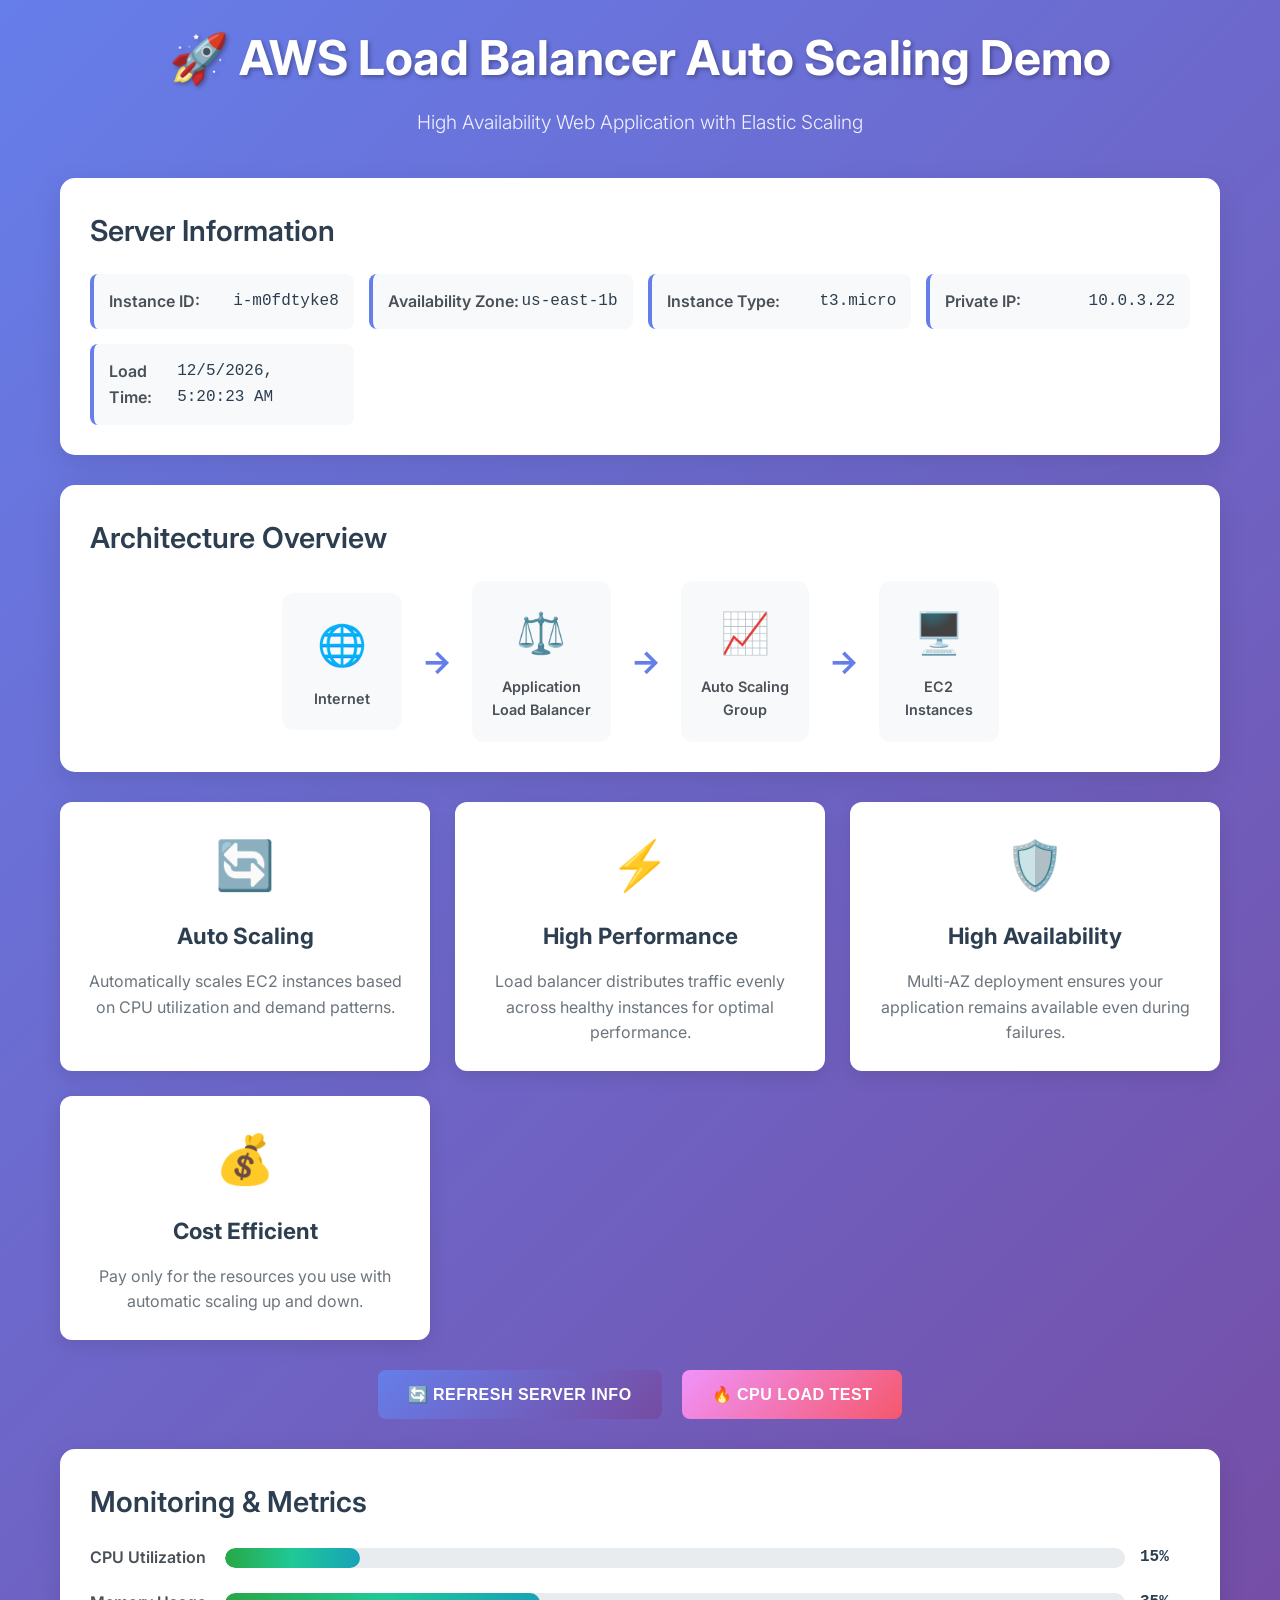
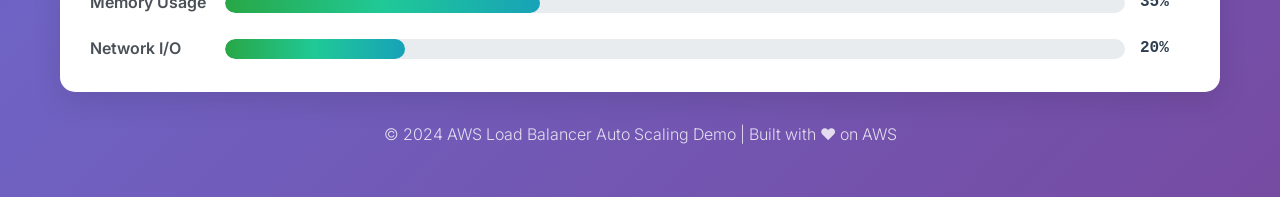
<file: app/index.html>
<!DOCTYPE html>
<html lang="en">
<head>
    <meta charset="UTF-8">
    <meta name="viewport" content="width=device-width, initial-scale=1.0">
    <title>AWS Load Balancer Auto Scaling Demo</title>
    <link rel="stylesheet" href="style.css">
    <link href="https://fonts.googleapis.com/css2?family=Inter:wght@300;400;500;600;700&display=swap" rel="stylesheet">
</head>
<body>
    <div class="container">
        <header>
            <h1>🚀 AWS Load Balancer Auto Scaling Demo</h1>
            <p class="subtitle">High Availability Web Application with Elastic Scaling</p>
        </header>

        <main>
            <div class="info-card">
                <h2>Server Information</h2>
                <div class="server-info">
                    <div class="info-item">
                        <span class="label">Instance ID:</span>
                        <span class="value" id="instance-id">Loading...</span>
                    </div>
                    <div class="info-item">
                        <span class="label">Availability Zone:</span>
                        <span class="value" id="availability-zone">Loading...</span>
                    </div>
                    <div class="info-item">
                        <span class="label">Instance Type:</span>
                        <span class="value" id="instance-type">Loading...</span>
                    </div>
                    <div class="info-item">
                        <span class="label">Private IP:</span>
                        <span class="value" id="private-ip">Loading...</span>
                    </div>
                    <div class="info-item">
                        <span class="label">Load Time:</span>
                        <span class="value" id="load-time"></span>
                    </div>
                </div>
            </div>

            <div class="architecture-card">
                <h2>Architecture Overview</h2>
                <div class="architecture-flow">
                    <div class="arch-item">
                        <div class="arch-icon">🌐</div>
                        <div class="arch-label">Internet</div>
                    </div>
                    <div class="arch-arrow">→</div>
                    <div class="arch-item">
                        <div class="arch-icon">⚖️</div>
                        <div class="arch-label">Application<br>Load Balancer</div>
                    </div>
                    <div class="arch-arrow">→</div>
                    <div class="arch-item">
                        <div class="arch-icon">📈</div>
                        <div class="arch-label">Auto Scaling<br>Group</div>
                    </div>
                    <div class="arch-arrow">→</div>
                    <div class="arch-item">
                        <div class="arch-icon">🖥️</div>
                        <div class="arch-label">EC2<br>Instances</div>
                    </div>
                </div>
            </div>

            <div class="features-grid">
                <div class="feature-card">
                    <div class="feature-icon">🔄</div>
                    <h3>Auto Scaling</h3>
                    <p>Automatically scales EC2 instances based on CPU utilization and demand patterns.</p>
                </div>
                <div class="feature-card">
                    <div class="feature-icon">⚡</div>
                    <h3>High Performance</h3>
                    <p>Load balancer distributes traffic evenly across healthy instances for optimal performance.</p>
                </div>
                <div class="feature-card">
                    <div class="feature-icon">🛡️</div>
                    <h3>High Availability</h3>
                    <p>Multi-AZ deployment ensures your application remains available even during failures.</p>
                </div>
                <div class="feature-card">
                    <div class="feature-icon">💰</div>
                    <h3>Cost Efficient</h3>
                    <p>Pay only for the resources you use with automatic scaling up and down.</p>
                </div>
            </div>

            <div class="action-buttons">
                <button id="refresh-btn" class="btn btn-primary">
                    🔄 Refresh Server Info
                </button>
                <button id="cpu-test-btn" class="btn btn-secondary">
                    🔥 CPU Load Test
                </button>
            </div>

            <div class="monitoring-card">
                <h2>Monitoring & Metrics</h2>
                <div class="metrics-grid">
                    <div class="metric-item">
                        <span class="metric-label">CPU Utilization</span>
                        <div class="metric-bar">
                            <div class="metric-fill" id="cpu-bar" style="width: 15%"></div>
                        </div>
                        <span class="metric-value" id="cpu-value">15%</span>
                    </div>
                    <div class="metric-item">
                        <span class="metric-label">Memory Usage</span>
                        <div class="metric-bar">
                            <div class="metric-fill" id="memory-bar" style="width: 35%"></div>
                        </div>
                        <span class="metric-value" id="memory-value">35%</span>
                    </div>
                    <div class="metric-item">
                        <span class="metric-label">Network I/O</span>
                        <div class="metric-bar">
                            <div class="metric-fill" id="network-bar" style="width: 20%"></div>
                        </div>
                        <span class="metric-value" id="network-value">20%</span>
                    </div>
                </div>
            </div>
        </main>

        <footer>
            <p>&copy; 2024 AWS Load Balancer Auto Scaling Demo | Built with ❤️ on AWS</p>
        </footer>
    </div>

    <script>
        // Load server information on page load
        document.addEventListener('DOMContentLoaded', function() {
            loadServerInfo();
            updateLoadTime();
            simulateMetrics();
        });

        // Refresh button functionality
        document.getElementById('refresh-btn').addEventListener('click', function() {
            loadServerInfo();
            updateLoadTime();
        });

        // CPU Test button functionality
        document.getElementById('cpu-test-btn').addEventListener('click', function() {
            this.textContent = '🔥 Running CPU Test...';
            this.disabled = true;
            
            // Simulate CPU load test
            setTimeout(() => {
                this.textContent = '🔥 CPU Load Test';
                this.disabled = false;
                alert('CPU load test completed! Check CloudWatch metrics to see scaling in action.');
            }, 3000);
        });

        function loadServerInfo() {
            // In a real implementation, this would fetch from instance metadata
            // For demo purposes, we'll simulate the data
            document.getElementById('instance-id').textContent = 'i-' + Math.random().toString(36).substr(2, 9);
            document.getElementById('availability-zone').textContent = 'us-east-1' + ['a', 'b', 'c'][Math.floor(Math.random() * 3)];
            document.getElementById('instance-type').textContent = 't3.micro';
            document.getElementById('private-ip').textContent = '10.0.' + (Math.floor(Math.random() * 3) + 1) + '.' + (Math.floor(Math.random() * 254) + 1);
        }

        function updateLoadTime() {
            document.getElementById('load-time').textContent = new Date().toLocaleString();
        }

        function simulateMetrics() {
            // Simulate changing metrics
            setInterval(() => {
                const cpu = Math.floor(Math.random() * 60) + 10;
                const memory = Math.floor(Math.random() * 40) + 30;
                const network = Math.floor(Math.random() * 50) + 10;

                document.getElementById('cpu-bar').style.width = cpu + '%';
                document.getElementById('cpu-value').textContent = cpu + '%';
                
                document.getElementById('memory-bar').style.width = memory + '%';
                document.getElementById('memory-value').textContent = memory + '%';
                
                document.getElementById('network-bar').style.width = network + '%';
                document.getElementById('network-value').textContent = network + '%';
            }, 5000);
        }
    </script>
</body>
</html>
</file>
<file: app/style.css>
/* Reset and base styles */
* {
    margin: 0;
    padding: 0;
    box-sizing: border-box;
}

body {
    font-family: 'Inter', -apple-system, BlinkMacSystemFont, 'Segoe UI', Roboto, sans-serif;
    line-height: 1.6;
    color: #333;
    background: linear-gradient(135deg, #667eea 0%, #764ba2 100%);
    min-height: 100vh;
}

.container {
    max-width: 1200px;
    margin: 0 auto;
    padding: 20px;
    min-height: 100vh;
    display: flex;
    flex-direction: column;
}

/* Header Styles */
header {
    text-align: center;
    margin-bottom: 40px;
    color: white;
}

header h1 {
    font-size: 3rem;
    font-weight: 700;
    margin-bottom: 10px;
    text-shadow: 2px 2px 4px rgba(0,0,0,0.3);
}

.subtitle {
    font-size: 1.2rem;
    opacity: 0.9;
    font-weight: 300;
}

/* Main Content */
main {
    flex: 1;
    display: flex;
    flex-direction: column;
    gap: 30px;
}

/* Card Styles */
.info-card,
.architecture-card,
.monitoring-card {
    background: white;
    padding: 30px;
    border-radius: 15px;
    box-shadow: 0 10px 30px rgba(0,0,0,0.1);
    backdrop-filter: blur(10px);
}

.info-card h2,
.architecture-card h2,
.monitoring-card h2 {
    font-size: 1.8rem;
    margin-bottom: 20px;
    color: #2c3e50;
    font-weight: 600;
}

/* Server Info */
.server-info {
    display: grid;
    grid-template-columns: repeat(auto-fit, minmax(250px, 1fr));
    gap: 15px;
}

.info-item {
    display: flex;
    justify-content: space-between;
    align-items: center;
    padding: 15px;
    background: #f8f9fa;
    border-radius: 8px;
    border-left: 4px solid #667eea;
}

.label {
    font-weight: 600;
    color: #495057;
}

.value {
    font-weight: 500;
    color: #2c3e50;
    font-family: 'Monaco', 'Menlo', monospace;
}

/* Architecture Flow */
.architecture-flow {
    display: flex;
    align-items: center;
    justify-content: center;
    flex-wrap: wrap;
    gap: 20px;
}

.arch-item {
    text-align: center;
    padding: 20px;
    background: #f8f9fa;
    border-radius: 12px;
    min-width: 120px;
    transition: transform 0.3s ease;
}

.arch-item:hover {
    transform: translateY(-5px);
}

.arch-icon {
    font-size: 2.5rem;
    margin-bottom: 10px;
}

.arch-label {
    font-size: 0.9rem;
    font-weight: 600;
    color: #495057;
}

.arch-arrow {
    font-size: 2rem;
    color: #667eea;
    font-weight: bold;
}

/* Features Grid */
.features-grid {
    display: grid;
    grid-template-columns: repeat(auto-fit, minmax(280px, 1fr));
    gap: 25px;
}

.feature-card {
    background: white;
    padding: 25px;
    border-radius: 12px;
    text-align: center;
    box-shadow: 0 5px 20px rgba(0,0,0,0.1);
    transition: transform 0.3s ease, box-shadow 0.3s ease;
}

.feature-card:hover {
    transform: translateY(-5px);
    box-shadow: 0 15px 40px rgba(0,0,0,0.15);
}

.feature-icon {
    font-size: 3rem;
    margin-bottom: 15px;
}

.feature-card h3 {
    font-size: 1.4rem;
    margin-bottom: 15px;
    color: #2c3e50;
}

.feature-card p {
    color: #6c757d;
    line-height: 1.6;
}

/* Action Buttons */
.action-buttons {
    display: flex;
    justify-content: center;
    gap: 20px;
    flex-wrap: wrap;
}

.btn {
    padding: 15px 30px;
    border: none;
    border-radius: 8px;
    font-size: 1rem;
    font-weight: 600;
    cursor: pointer;
    transition: all 0.3s ease;
    text-transform: uppercase;
    letter-spacing: 0.5px;
}

.btn-primary {
    background: linear-gradient(135deg, #667eea 0%, #764ba2 100%);
    color: white;
}

.btn-primary:hover {
    transform: translateY(-2px);
    box-shadow: 0 10px 25px rgba(102, 126, 234, 0.4);
}

.btn-secondary {
    background: linear-gradient(135deg, #f093fb 0%, #f5576c 100%);
    color: white;
}

.btn-secondary:hover {
    transform: translateY(-2px);
    box-shadow: 0 10px 25px rgba(245, 87, 108, 0.4);
}

.btn:disabled {
    opacity: 0.6;
    cursor: not-allowed;
    transform: none;
}

/* Monitoring Metrics */
.metrics-grid {
    display: flex;
    flex-direction: column;
    gap: 20px;
}

.metric-item {
    display: flex;
    align-items: center;
    gap: 15px;
}

.metric-label {
    min-width: 120px;
    font-weight: 600;
    color: #495057;
}

.metric-bar {
    flex: 1;
    height: 20px;
    background: #e9ecef;
    border-radius: 10px;
    overflow: hidden;
    position: relative;
}

.metric-fill {
    height: 100%;
    background: linear-gradient(90deg, #28a745 0%, #20c997 50%, #17a2b8 100%);
    border-radius: 10px;
    transition: width 0.5s ease;
}

.metric-value {
    min-width: 50px;
    font-weight: 600;
    color: #2c3e50;
    font-family: 'Monaco', 'Menlo', monospace;
}

/* Footer */
footer {
    text-align: center;
    padding: 30px 0;
    color: white;
    opacity: 0.8;
    font-weight: 300;
}

/* Responsive Design */
@media (max-width: 768px) {
    .container {
        padding: 15px;
    }
    
    header h1 {
        font-size: 2.2rem;
    }
    
    .subtitle {
        font-size: 1rem;
    }
    
    .info-card,
    .architecture-card,
    .monitoring-card {
        padding: 20px;
    }
    
    .architecture-flow {
        flex-direction: column;
    }
    
    .arch-arrow {
        transform: rotate(90deg);
    }
    
    .action-buttons {
        flex-direction: column;
        align-items: center;
    }
    
    .btn {
        width: 100%;
        max-width: 300px;
    }
    
    .metric-item {
        flex-direction: column;
        align-items: stretch;
        gap: 10px;
    }
    
    .metric-label {
        min-width: auto;
    }
}

@media (max-width: 480px) {
    header h1 {
        font-size: 1.8rem;
    }
    
    .feature-card {
        padding: 20px;
    }
    
    .arch-item {
        min-width: 100px;
        padding: 15px;
    }
}
</file>
